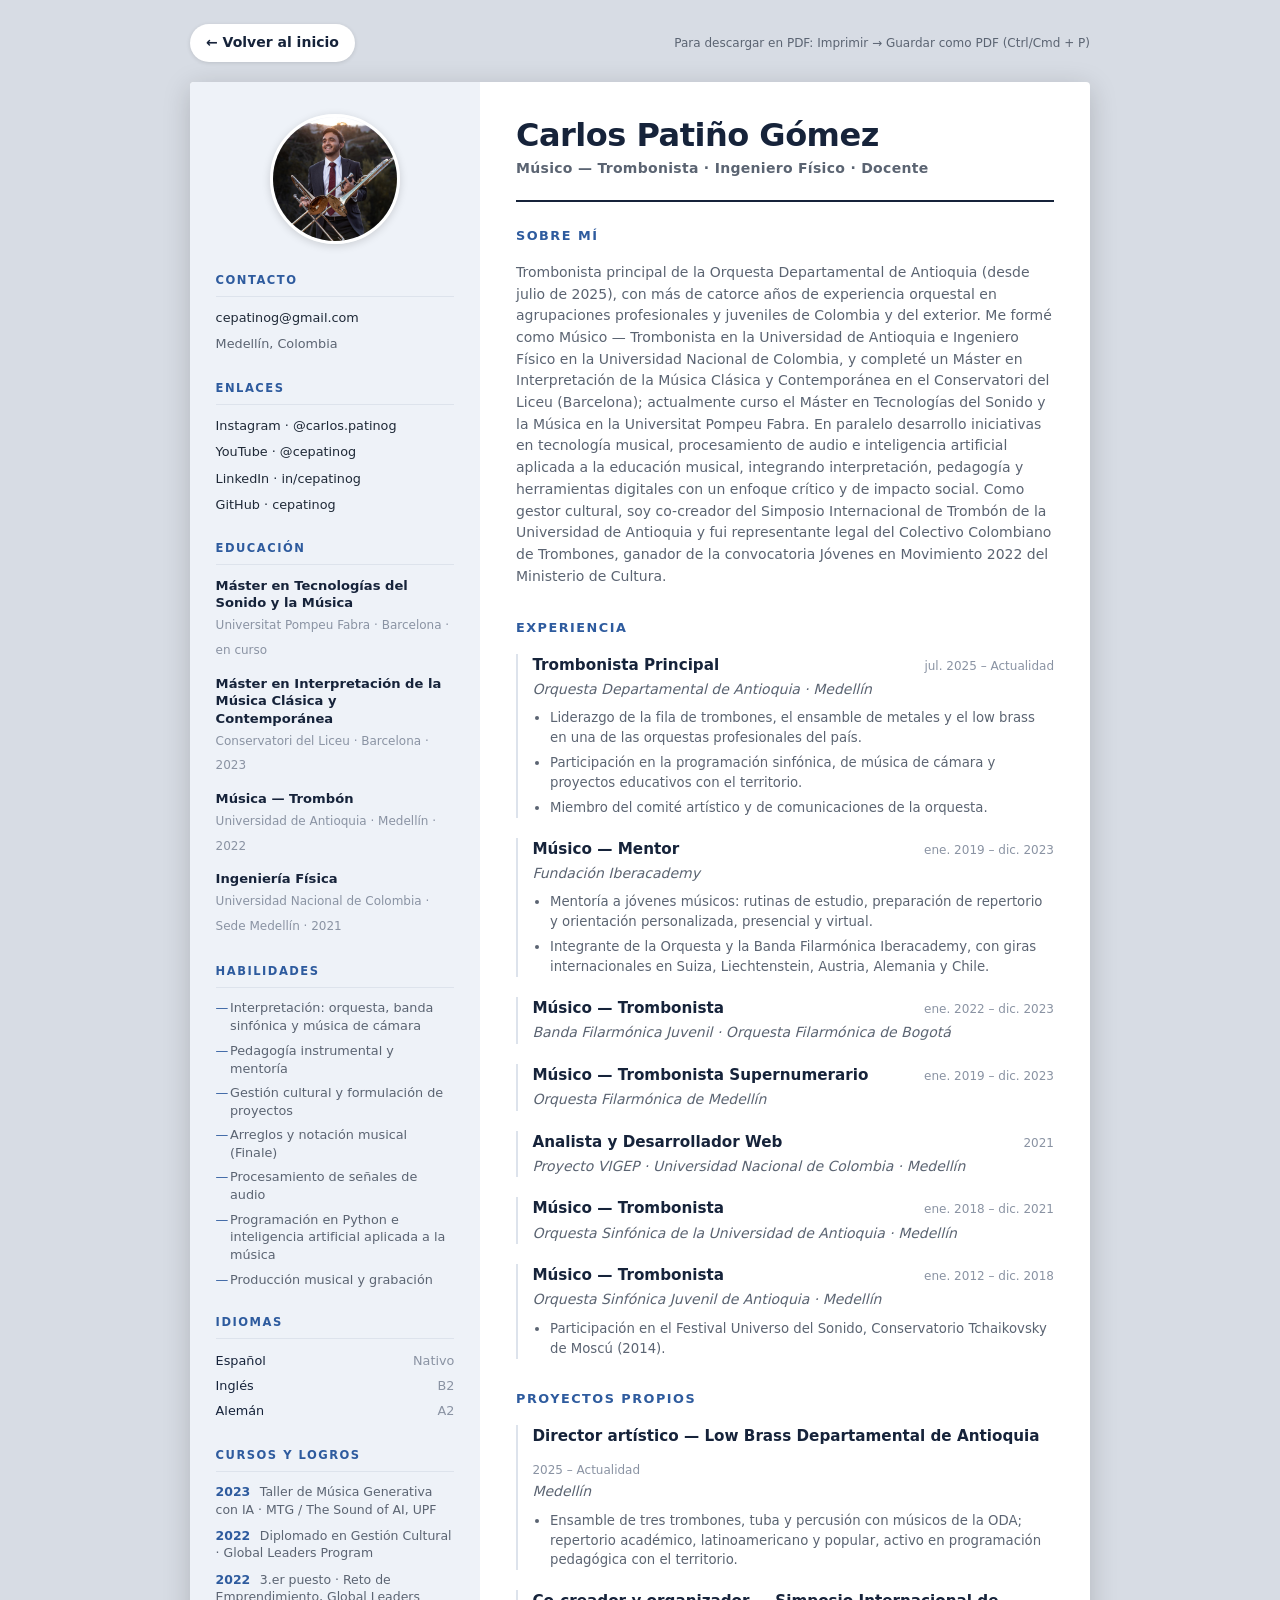
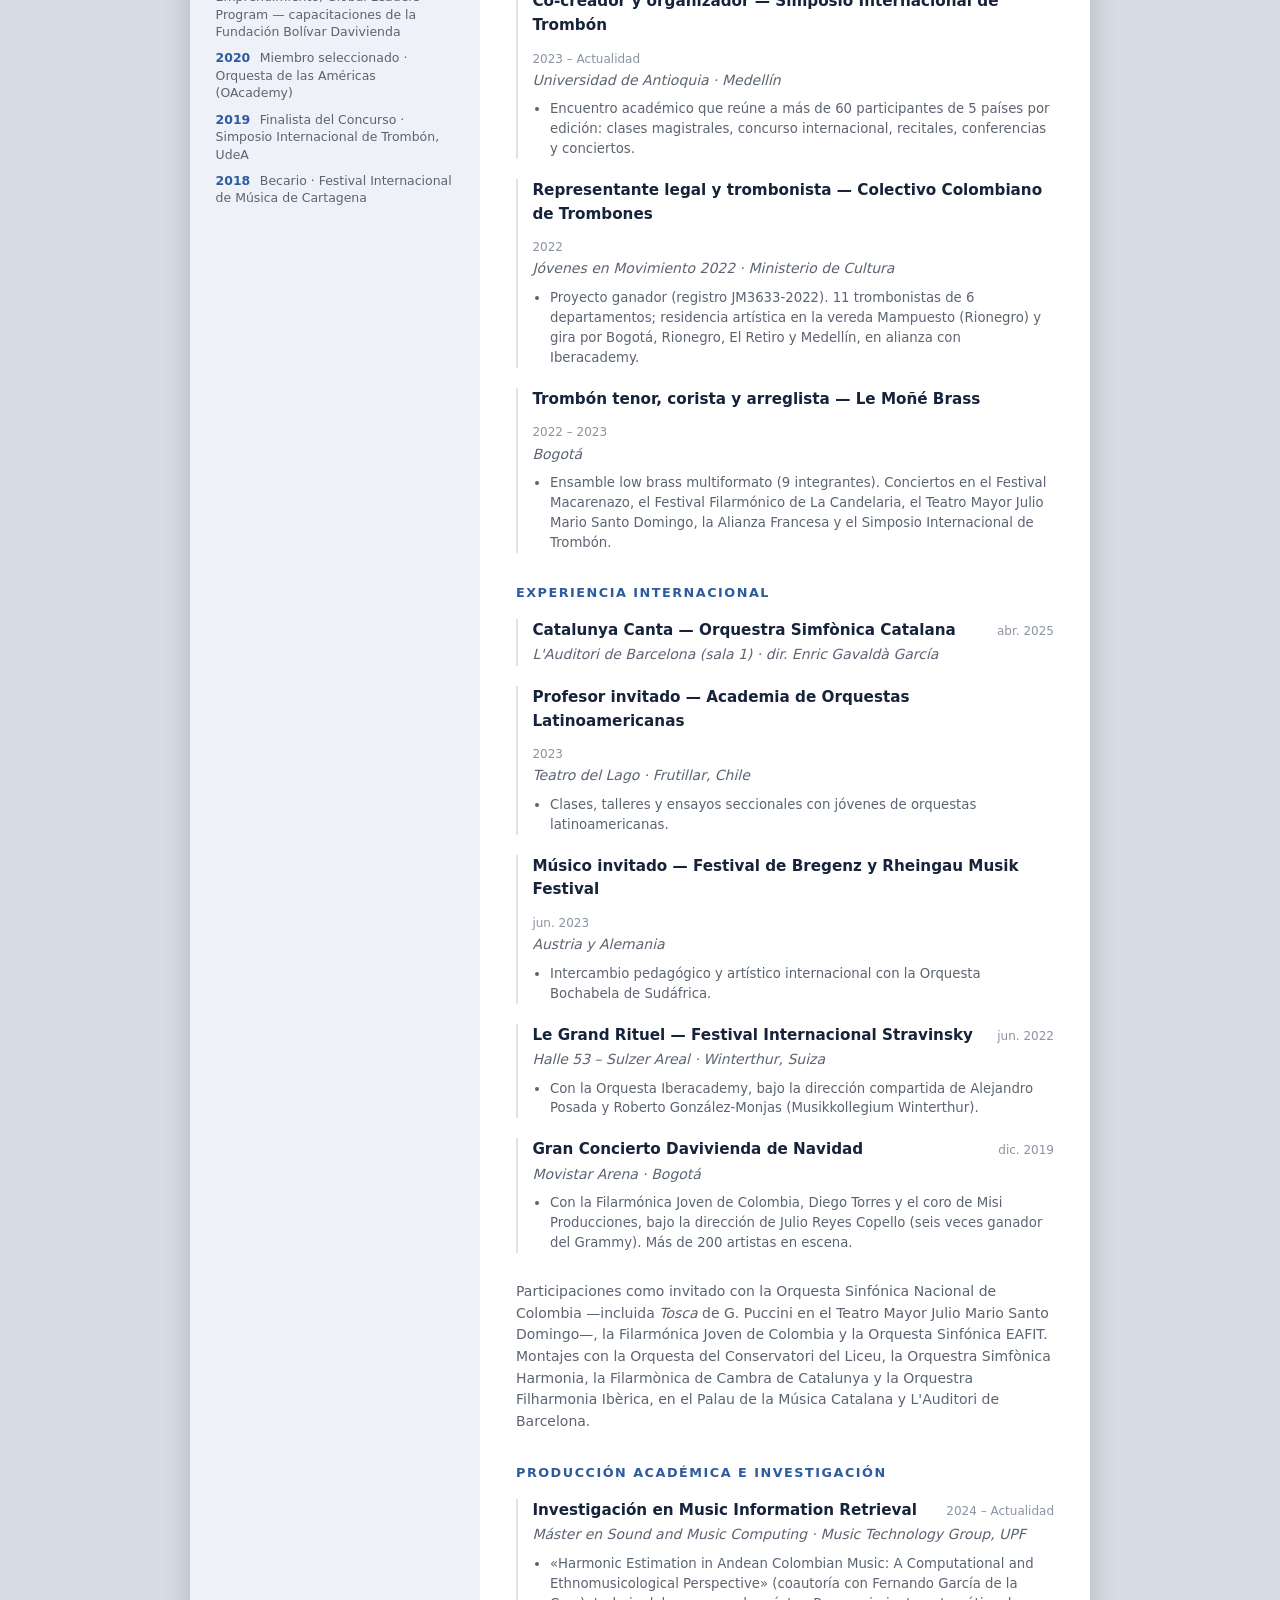
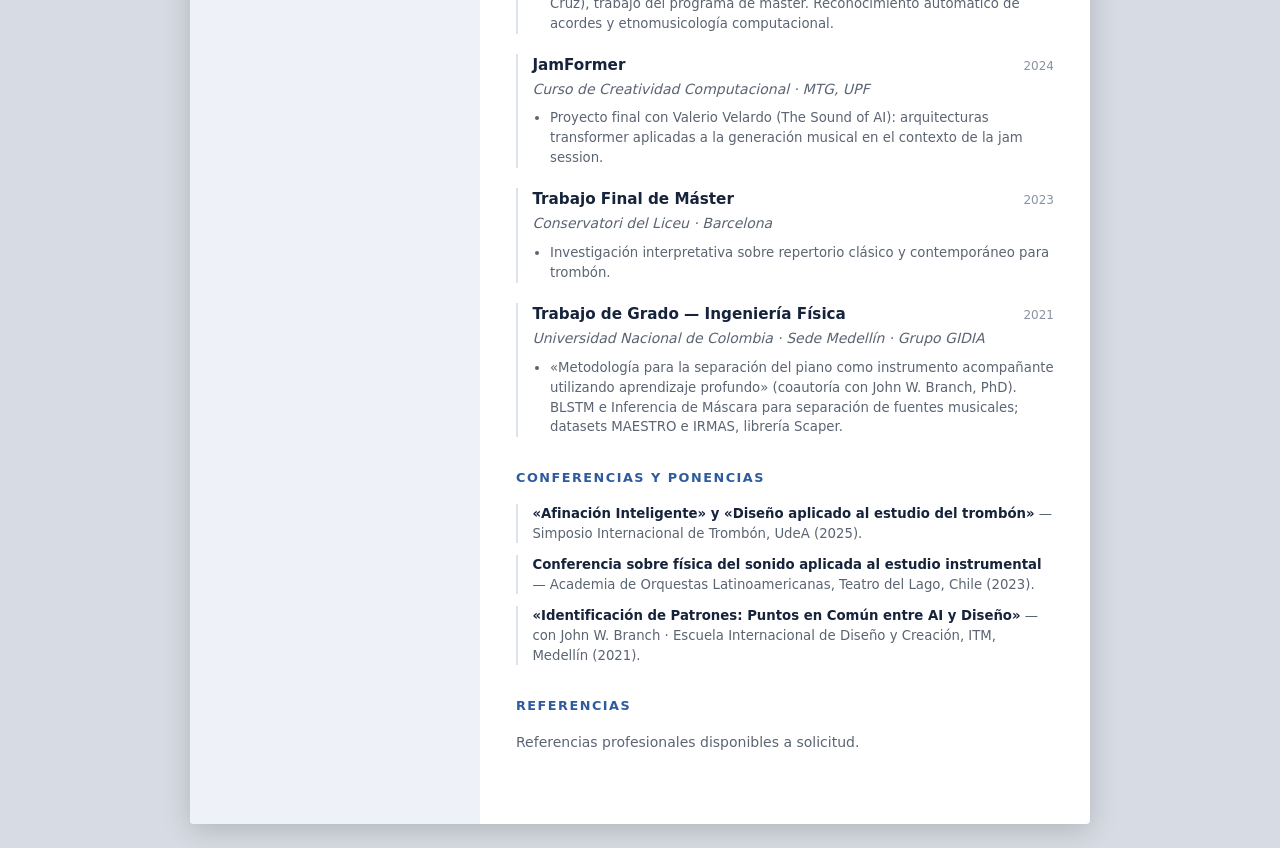
<file: cv.html>
<!DOCTYPE html>
<html lang="es">
<head>
  <meta charset="UTF-8">
  <meta name="viewport" content="width=device-width, initial-scale=1.0">
  <title>Hoja de vida · Carlos Patiño Gómez</title>
  <meta name="description" content="Hoja de vida de Carlos Patiño Gómez — Músico Trombonista, Ingeniero Físico y Docente. Trombonista principal de la Orquesta Departamental de Antioquia.">
  <link rel="icon" href="data:image/svg+xml,<svg xmlns='http://www.w3.org/2000/svg' viewBox='0 0 32 32'><rect width='32' height='32' rx='8' fill='%23141414'/><text x='50%25' y='50%25' dominant-baseline='central' text-anchor='middle' font-family='system-ui' font-size='14' font-weight='600' fill='%23e8e8e8'>CP</text></svg>">
  <link rel="stylesheet" href="assets/css/cv.css">
</head>
<body>

  <div class="cv-toolbar">
    <a href="index.html" class="cv-back">← Volver al inicio</a>
    <span class="cv-hint">Para descargar en PDF: Imprimir → Guardar como PDF (Ctrl/Cmd + P)</span>
  </div>

  <article class="cv-page">

    <aside class="cv-sidebar">
      <img class="cv-photo" src="assets/images/foto.jpg" alt="Carlos Patiño Gómez">

      <section class="cv-block">
        <h2>Contacto</h2>
        <ul class="cv-contact">
          <li><a href="mailto:cepatinog@gmail.com">cepatinog@gmail.com</a></li>
          <li>Medellín, Colombia</li>
        </ul>
      </section>

      <section class="cv-block">
        <h2>Enlaces</h2>
        <ul class="cv-links">
          <li><a href="https://instagram.com/carlos.patinog" target="_blank" rel="noopener">Instagram · @carlos.patinog</a></li>
          <li><a href="https://youtube.com/@cepatinog" target="_blank" rel="noopener">YouTube · @cepatinog</a></li>
          <li><a href="https://www.linkedin.com/in/cepatinog/" target="_blank" rel="noopener">LinkedIn · in/cepatinog</a></li>
          <li><a href="https://github.com/cepatinog" target="_blank" rel="noopener">GitHub · cepatinog</a></li>
        </ul>
      </section>

      <section class="cv-block">
        <h2>Educación</h2>
        <ul class="cv-edu">
          <li>
            <strong>Máster en Tecnologías del Sonido y la Música</strong>
            <span>Universitat Pompeu Fabra · Barcelona · en curso</span>
          </li>
          <li>
            <strong>Máster en Interpretación de la Música Clásica y Contemporánea</strong>
            <span>Conservatori del Liceu · Barcelona · 2023</span>
          </li>
          <li>
            <strong>Música — Trombón</strong>
            <span>Universidad de Antioquia · Medellín · 2022</span>
          </li>
          <li>
            <strong>Ingeniería Física</strong>
            <span>Universidad Nacional de Colombia · Sede Medellín · 2021</span>
          </li>
        </ul>
      </section>

      <section class="cv-block">
        <h2>Habilidades</h2>
        <ul class="cv-skills">
          <li>Interpretación: orquesta, banda sinfónica y música de cámara</li>
          <li>Pedagogía instrumental y mentoría</li>
          <li>Gestión cultural y formulación de proyectos</li>
          <li>Arreglos y notación musical (Finale)</li>
          <li>Procesamiento de señales de audio</li>
          <li>Programación en Python e inteligencia artificial aplicada a la música</li>
          <li>Producción musical y grabación</li>
        </ul>
      </section>

      <section class="cv-block">
        <h2>Idiomas</h2>
        <ul class="cv-langs">
          <li>Español <span>Nativo</span></li>
          <li>Inglés <span>B2</span></li>
          <li>Alemán <span>A2</span></li>
        </ul>
      </section>

      <section class="cv-block">
        <h2>Cursos y logros</h2>
        <ul class="cv-awards">
          <li><span>2023</span> Taller de Música Generativa con IA · MTG / The Sound of AI, UPF</li>
          <li><span>2022</span> Diplomado en Gestión Cultural · Global Leaders Program</li>
          <li><span>2022</span> 3.er puesto · Reto de Emprendimiento, Global Leaders Program — capacitaciones de la Fundación Bolívar Davivienda</li>
          <li><span>2020</span> Miembro seleccionado · Orquesta de las Américas (OAcademy)</li>
          <li><span>2019</span> Finalista del Concurso · Simposio Internacional de Trombón, UdeA</li>
          <li><span>2018</span> Becario · Festival Internacional de Música de Cartagena</li>
        </ul>
      </section>
    </aside>

    <main class="cv-main">
      <header class="cv-header">
        <h1>Carlos Patiño Gómez</h1>
        <p class="cv-role">Músico — Trombonista · Ingeniero Físico · Docente</p>
      </header>

      <section class="cv-block">
        <h2>Sobre mí</h2>
        <p>Trombonista principal de la Orquesta Departamental de Antioquia (desde julio de 2025), con más de catorce años de experiencia orquestal en agrupaciones profesionales y juveniles de Colombia y del exterior. Me formé como Músico — Trombonista en la Universidad de Antioquia e Ingeniero Físico en la Universidad Nacional de Colombia, y completé un Máster en Interpretación de la Música Clásica y Contemporánea en el Conservatori del Liceu (Barcelona); actualmente curso el Máster en Tecnologías del Sonido y la Música en la Universitat Pompeu Fabra. En paralelo desarrollo iniciativas en tecnología musical, procesamiento de audio e inteligencia artificial aplicada a la educación musical, integrando interpretación, pedagogía y herramientas digitales con un enfoque crítico y de impacto social. Como gestor cultural, soy co-creador del Simposio Internacional de Trombón de la Universidad de Antioquia y fui representante legal del Colectivo Colombiano de Trombones, ganador de la convocatoria Jóvenes en Movimiento 2022 del Ministerio de Cultura.</p>
      </section>

      <section class="cv-block">
        <h2>Experiencia</h2>

        <div class="cv-job">
          <div class="cv-job-head">
            <h3>Trombonista Principal</h3>
            <span class="cv-job-date">jul. 2025 – Actualidad</span>
          </div>
          <p class="cv-job-org">Orquesta Departamental de Antioquia · Medellín</p>
          <ul>
            <li>Liderazgo de la fila de trombones, el ensamble de metales y el low brass en una de las orquestas profesionales del país.</li>
            <li>Participación en la programación sinfónica, de música de cámara y proyectos educativos con el territorio.</li>
            <li>Miembro del comité artístico y de comunicaciones de la orquesta.</li>
          </ul>
        </div>

        <div class="cv-job">
          <div class="cv-job-head">
            <h3>Músico — Mentor</h3>
            <span class="cv-job-date">ene. 2019 – dic. 2023</span>
          </div>
          <p class="cv-job-org">Fundación Iberacademy</p>
          <ul>
            <li>Mentoría a jóvenes músicos: rutinas de estudio, preparación de repertorio y orientación personalizada, presencial y virtual.</li>
            <li>Integrante de la Orquesta y la Banda Filarmónica Iberacademy, con giras internacionales en Suiza, Liechtenstein, Austria, Alemania y Chile.</li>
          </ul>
        </div>

        <div class="cv-job">
          <div class="cv-job-head">
            <h3>Músico — Trombonista</h3>
            <span class="cv-job-date">ene. 2022 – dic. 2023</span>
          </div>
          <p class="cv-job-org">Banda Filarmónica Juvenil · Orquesta Filarmónica de Bogotá</p>
        </div>

        <div class="cv-job">
          <div class="cv-job-head">
            <h3>Músico — Trombonista Supernumerario</h3>
            <span class="cv-job-date">ene. 2019 – dic. 2023</span>
          </div>
          <p class="cv-job-org">Orquesta Filarmónica de Medellín</p>
        </div>

        <div class="cv-job">
          <div class="cv-job-head">
            <h3>Analista y Desarrollador Web</h3>
            <span class="cv-job-date">2021</span>
          </div>
          <p class="cv-job-org">Proyecto VIGEP · Universidad Nacional de Colombia · Medellín</p>
        </div>

        <div class="cv-job">
          <div class="cv-job-head">
            <h3>Músico — Trombonista</h3>
            <span class="cv-job-date">ene. 2018 – dic. 2021</span>
          </div>
          <p class="cv-job-org">Orquesta Sinfónica de la Universidad de Antioquia · Medellín</p>
        </div>

        <div class="cv-job">
          <div class="cv-job-head">
            <h3>Músico — Trombonista</h3>
            <span class="cv-job-date">ene. 2012 – dic. 2018</span>
          </div>
          <p class="cv-job-org">Orquesta Sinfónica Juvenil de Antioquia · Medellín</p>
          <ul>
            <li>Participación en el Festival Universo del Sonido, Conservatorio Tchaikovsky de Moscú (2014).</li>
          </ul>
        </div>
      </section>

      <section class="cv-block">
        <h2>Proyectos propios</h2>

        <div class="cv-job">
          <div class="cv-job-head">
            <h3>Director artístico — Low Brass Departamental de Antioquia</h3>
            <span class="cv-job-date">2025 – Actualidad</span>
          </div>
          <p class="cv-job-org">Medellín</p>
          <ul>
            <li>Ensamble de tres trombones, tuba y percusión con músicos de la ODA; repertorio académico, latinoamericano y popular, activo en programación pedagógica con el territorio.</li>
          </ul>
        </div>

        <div class="cv-job">
          <div class="cv-job-head">
            <h3>Co-creador y organizador — Simposio Internacional de Trombón</h3>
            <span class="cv-job-date">2023 – Actualidad</span>
          </div>
          <p class="cv-job-org">Universidad de Antioquia · Medellín</p>
          <ul>
            <li>Encuentro académico que reúne a más de 60 participantes de 5 países por edición: clases magistrales, concurso internacional, recitales, conferencias y conciertos.</li>
          </ul>
        </div>

        <div class="cv-job">
          <div class="cv-job-head">
            <h3>Representante legal y trombonista — Colectivo Colombiano de Trombones</h3>
            <span class="cv-job-date">2022</span>
          </div>
          <p class="cv-job-org">Jóvenes en Movimiento 2022 · Ministerio de Cultura</p>
          <ul>
            <li>Proyecto ganador (registro JM3633-2022). 11 trombonistas de 6 departamentos; residencia artística en la vereda Mampuesto (Rionegro) y gira por Bogotá, Rionegro, El Retiro y Medellín, en alianza con Iberacademy.</li>
          </ul>
        </div>

        <div class="cv-job">
          <div class="cv-job-head">
            <h3>Trombón tenor, corista y arreglista — Le Moñé Brass</h3>
            <span class="cv-job-date">2022 – 2023</span>
          </div>
          <p class="cv-job-org">Bogotá</p>
          <ul>
            <li>Ensamble low brass multiformato (9 integrantes). Conciertos en el Festival Macarenazo, el Festival Filarmónico de La Candelaria, el Teatro Mayor Julio Mario Santo Domingo, la Alianza Francesa y el Simposio Internacional de Trombón.</li>
          </ul>
        </div>
      </section>

      <section class="cv-block">
        <h2>Experiencia internacional</h2>

        <div class="cv-job">
          <div class="cv-job-head">
            <h3>Catalunya Canta — Orquestra Simfònica Catalana</h3>
            <span class="cv-job-date">abr. 2025</span>
          </div>
          <p class="cv-job-org">L'Auditori de Barcelona (sala 1) · dir. Enric Gavaldà García</p>
        </div>

        <div class="cv-job">
          <div class="cv-job-head">
            <h3>Profesor invitado — Academia de Orquestas Latinoamericanas</h3>
            <span class="cv-job-date">2023</span>
          </div>
          <p class="cv-job-org">Teatro del Lago · Frutillar, Chile</p>
          <ul>
            <li>Clases, talleres y ensayos seccionales con jóvenes de orquestas latinoamericanas.</li>
          </ul>
        </div>

        <div class="cv-job">
          <div class="cv-job-head">
            <h3>Músico invitado — Festival de Bregenz y Rheingau Musik Festival</h3>
            <span class="cv-job-date">jun. 2023</span>
          </div>
          <p class="cv-job-org">Austria y Alemania</p>
          <ul>
            <li>Intercambio pedagógico y artístico internacional con la Orquesta Bochabela de Sudáfrica.</li>
          </ul>
        </div>

        <div class="cv-job">
          <div class="cv-job-head">
            <h3>Le Grand Rituel — Festival Internacional Stravinsky</h3>
            <span class="cv-job-date">jun. 2022</span>
          </div>
          <p class="cv-job-org">Halle 53 – Sulzer Areal · Winterthur, Suiza</p>
          <ul>
            <li>Con la Orquesta Iberacademy, bajo la dirección compartida de Alejandro Posada y Roberto González-Monjas (Musikkollegium Winterthur).</li>
          </ul>
        </div>

        <div class="cv-job">
          <div class="cv-job-head">
            <h3>Gran Concierto Davivienda de Navidad</h3>
            <span class="cv-job-date">dic. 2019</span>
          </div>
          <p class="cv-job-org">Movistar Arena · Bogotá</p>
          <ul>
            <li>Con la Filarmónica Joven de Colombia, Diego Torres y el coro de Misi Producciones, bajo la dirección de Julio Reyes Copello (seis veces ganador del Grammy). Más de 200 artistas en escena.</li>
          </ul>
        </div>

        <p class="cv-note">Participaciones como invitado con la Orquesta Sinfónica Nacional de Colombia —incluida <em>Tosca</em> de G. Puccini en el Teatro Mayor Julio Mario Santo Domingo—, la Filarmónica Joven de Colombia y la Orquesta Sinfónica EAFIT. Montajes con la Orquesta del Conservatori del Liceu, la Orquestra Simfònica Harmonia, la Filarmònica de Cambra de Catalunya y la Orquestra Filharmonia Ibèrica, en el Palau de la Música Catalana y L'Auditori de Barcelona.</p>
      </section>

      <section class="cv-block">
        <h2>Producción académica e investigación</h2>

        <div class="cv-job">
          <div class="cv-job-head">
            <h3>Investigación en Music Information Retrieval</h3>
            <span class="cv-job-date">2024 – Actualidad</span>
          </div>
          <p class="cv-job-org">Máster en Sound and Music Computing · Music Technology Group, UPF</p>
          <ul>
            <li>«Harmonic Estimation in Andean Colombian Music: A Computational and Ethnomusicological Perspective» (coautoría con Fernando García de la Cruz), trabajo del programa de máster. Reconocimiento automático de acordes y etnomusicología computacional.</li>
          </ul>
        </div>

        <div class="cv-job">
          <div class="cv-job-head">
            <h3>JamFormer</h3>
            <span class="cv-job-date">2024</span>
          </div>
          <p class="cv-job-org">Curso de Creatividad Computacional · MTG, UPF</p>
          <ul>
            <li>Proyecto final con Valerio Velardo (The Sound of AI): arquitecturas transformer aplicadas a la generación musical en el contexto de la jam session.</li>
          </ul>
        </div>

        <div class="cv-job">
          <div class="cv-job-head">
            <h3>Trabajo Final de Máster</h3>
            <span class="cv-job-date">2023</span>
          </div>
          <p class="cv-job-org">Conservatori del Liceu · Barcelona</p>
          <ul>
            <li>Investigación interpretativa sobre repertorio clásico y contemporáneo para trombón.</li>
          </ul>
        </div>

        <div class="cv-job">
          <div class="cv-job-head">
            <h3>Trabajo de Grado — Ingeniería Física</h3>
            <span class="cv-job-date">2021</span>
          </div>
          <p class="cv-job-org">Universidad Nacional de Colombia · Sede Medellín · Grupo GIDIA</p>
          <ul>
            <li>«Metodología para la separación del piano como instrumento acompañante utilizando aprendizaje profundo» (coautoría con John W. Branch, PhD). BLSTM e Inferencia de Máscara para separación de fuentes musicales; datasets MAESTRO e IRMAS, librería Scaper.</li>
          </ul>
        </div>
      </section>

      <section class="cv-block">
        <h2>Conferencias y ponencias</h2>
        <ul class="cv-talks">
          <li><strong>«Afinación Inteligente» y «Diseño aplicado al estudio del trombón»</strong> — Simposio Internacional de Trombón, UdeA (2025).</li>
          <li><strong>Conferencia sobre física del sonido aplicada al estudio instrumental</strong> — Academia de Orquestas Latinoamericanas, Teatro del Lago, Chile (2023).</li>
          <li><strong>«Identificación de Patrones: Puntos en Común entre AI y Diseño»</strong> — con John W. Branch · Escuela Internacional de Diseño y Creación, ITM, Medellín (2021).</li>
        </ul>
      </section>

      <section class="cv-block">
        <h2>Referencias</h2>
        <p>Referencias profesionales disponibles a solicitud.</p>
      </section>
    </main>

  </article>

</body>
</html>
</file>
<file: assets/css/cv.css>
:root {
  --cv-page:        #ffffff;
  --cv-sidebar:     #eef2f8;
  --cv-ink:         #1f2937;
  --cv-muted:       #5b6472;
  --cv-soft:        #8a93a3;
  --cv-accent:      #2e5b9e;
  --cv-line:        #dde3ec;
  --cv-head:        #16233a;
  --cv-canvas:      #d7dce4;
}

*, *::before, *::after { box-sizing: border-box; margin: 0; padding: 0; }

body {
  background: var(--cv-canvas);
  color: var(--cv-ink);
  font-family: 'Segoe UI', system-ui, -apple-system, sans-serif;
  line-height: 1.55;
  padding: 1.5rem;
}

/* === TOOLBAR (no se imprime) === */

.cv-toolbar {
  max-width: 900px;
  margin: 0 auto 1.25rem;
  display: flex;
  align-items: center;
  justify-content: space-between;
  gap: 1rem;
  flex-wrap: wrap;
}

.cv-back {
  color: var(--cv-head);
  text-decoration: none;
  font-size: 0.875rem;
  font-weight: 600;
  padding: 0.5rem 1rem;
  background: var(--cv-page);
  border-radius: 999px;
  box-shadow: 0 1px 4px rgba(0, 0, 0, 0.12);
}

.cv-back:hover { color: var(--cv-accent); }

.cv-hint {
  font-size: 0.75rem;
  color: var(--cv-muted);
}

/* === PAGE (hoja) === */

.cv-page {
  max-width: 900px;
  margin: 0 auto;
  background: var(--cv-page);
  display: grid;
  grid-template-columns: 290px 1fr;
  box-shadow: 0 6px 28px rgba(0, 0, 0, 0.18);
  border-radius: 4px;
  overflow: hidden;
}

/* === SIDEBAR === */

.cv-sidebar {
  background: var(--cv-sidebar);
  padding: 2rem 1.6rem;
}

.cv-photo {
  width: 130px;
  height: 130px;
  border-radius: 50%;
  object-fit: cover;
  display: block;
  margin: 0 auto 1.75rem;
  border: 3px solid var(--cv-page);
  box-shadow: 0 2px 8px rgba(0, 0, 0, 0.15);
}

.cv-block { margin-bottom: 1.6rem; }

.cv-sidebar h2 {
  font-size: 0.72rem;
  font-weight: 700;
  letter-spacing: 1.5px;
  text-transform: uppercase;
  color: var(--cv-accent);
  padding-bottom: 0.4rem;
  margin-bottom: 0.7rem;
  border-bottom: 1px solid var(--cv-line);
}

.cv-sidebar ul { list-style: none; }

.cv-sidebar a {
  color: var(--cv-ink);
  text-decoration: none;
  word-break: break-word;
}

.cv-sidebar a:hover { color: var(--cv-accent); }

.cv-contact li,
.cv-links li {
  font-size: 0.8rem;
  margin-bottom: 0.4rem;
  color: var(--cv-muted);
}

.cv-edu li { margin-bottom: 0.8rem; }

.cv-edu strong {
  display: block;
  font-size: 0.82rem;
  font-weight: 600;
  color: var(--cv-head);
  line-height: 1.35;
}

.cv-edu span {
  font-size: 0.75rem;
  color: var(--cv-soft);
}

.cv-skills li {
  font-size: 0.8rem;
  color: var(--cv-muted);
  padding-left: 0.9rem;
  margin-bottom: 0.4rem;
  position: relative;
  line-height: 1.4;
}

.cv-skills li::before {
  content: "—";
  position: absolute;
  left: 0;
  color: var(--cv-accent);
}

.cv-langs li {
  display: flex;
  justify-content: space-between;
  font-size: 0.8rem;
  color: var(--cv-head);
  margin-bottom: 0.35rem;
}

.cv-langs span { color: var(--cv-soft); }

.cv-awards li {
  font-size: 0.78rem;
  color: var(--cv-muted);
  margin-bottom: 0.55rem;
  line-height: 1.4;
}

.cv-awards span {
  display: inline-block;
  font-weight: 700;
  color: var(--cv-accent);
  margin-right: 0.35rem;
}

/* === MAIN === */

.cv-main { padding: 2.25rem 2.25rem 2.5rem; }

.cv-header {
  padding-bottom: 1.25rem;
  margin-bottom: 1.5rem;
  border-bottom: 2px solid var(--cv-head);
}

.cv-header h1 {
  font-size: 2rem;
  font-weight: 700;
  letter-spacing: -0.5px;
  color: var(--cv-head);
  line-height: 1.1;
}

.cv-role {
  font-size: 0.9rem;
  color: var(--cv-accent);
  font-weight: 600;
  letter-spacing: 0.3px;
  margin-top: 0.35rem;
}

.cv-main h2 {
  font-size: 0.8rem;
  font-weight: 700;
  letter-spacing: 1.5px;
  text-transform: uppercase;
  color: var(--cv-accent);
  margin-bottom: 1rem;
}

.cv-main .cv-block { margin-bottom: 1.9rem; }

.cv-main p { font-size: 0.875rem; color: var(--cv-muted); }

.cv-job {
  margin-bottom: 1.25rem;
  padding-left: 0.9rem;
  border-left: 2px solid var(--cv-line);
}

.cv-job:last-child { margin-bottom: 0; }

.cv-job-head {
  display: flex;
  justify-content: space-between;
  align-items: baseline;
  gap: 0.75rem;
  flex-wrap: wrap;
}

.cv-job-head h3 {
  font-size: 0.95rem;
  font-weight: 600;
  color: var(--cv-head);
}

.cv-job-date {
  font-size: 0.75rem;
  color: var(--cv-soft);
  white-space: nowrap;
}

.cv-job-org {
  font-size: 0.8rem;
  font-style: italic;
  color: var(--cv-muted);
  margin: 0.1rem 0 0.5rem;
}

.cv-job ul { padding-left: 1.1rem; }

.cv-job li {
  font-size: 0.83rem;
  color: var(--cv-muted);
  line-height: 1.5;
  margin-bottom: 0.3rem;
}

.cv-note {
  font-size: 0.83rem;
  color: var(--cv-muted);
  line-height: 1.55;
  padding-top: 0.5rem;
}

.cv-talks { list-style: none; }

.cv-talks li {
  font-size: 0.83rem;
  color: var(--cv-muted);
  line-height: 1.5;
  padding-left: 0.9rem;
  border-left: 2px solid var(--cv-line);
  margin-bottom: 0.7rem;
}

.cv-talks li:last-child { margin-bottom: 0; }

.cv-talks strong { color: var(--cv-head); font-weight: 600; }

/* === RESPONSIVE === */

@media (max-width: 680px) {
  body { padding: 0.75rem; }

  .cv-page { grid-template-columns: 1fr; }

  .cv-main { padding: 1.75rem 1.5rem; }
}

/* === PRINT (Guardar como PDF) === */

@media print {
  @page { margin: 11mm; }

  body { background: #fff; padding: 0; }

  .cv-toolbar { display: none; }

  .cv-page {
    max-width: none;
    box-shadow: none;
    border-radius: 0;
    print-color-adjust: exact;
    -webkit-print-color-adjust: exact;
  }

  .cv-sidebar { padding: 1rem 0.95rem; }
  .cv-main { padding: 1rem 1.25rem; }

  .cv-photo { width: 105px; height: 105px; margin-bottom: 1rem; }

  .cv-header { margin-bottom: 0.8rem; padding-bottom: 0.6rem; }
  .cv-header h1 { font-size: 1.55rem; }

  .cv-block { margin-bottom: 0.85rem; }
  .cv-main .cv-block { margin-bottom: 1rem; }
  .cv-main h2 { margin-bottom: 0.55rem; }

  .cv-job { margin-bottom: 0.55rem; break-inside: avoid; }
  .cv-job ul { padding-left: 1rem; }
  .cv-job li { margin-bottom: 0.12rem; line-height: 1.38; }
  .cv-job-org { margin: 0.05rem 0 0.35rem; }

  .cv-main p,
  .cv-job li,
  .cv-job-org,
  .cv-talks li { font-size: 0.78rem; }

  .cv-talks li { margin-bottom: 0.45rem; }

  .cv-block:last-child { margin-bottom: 0; }
}
</file>
